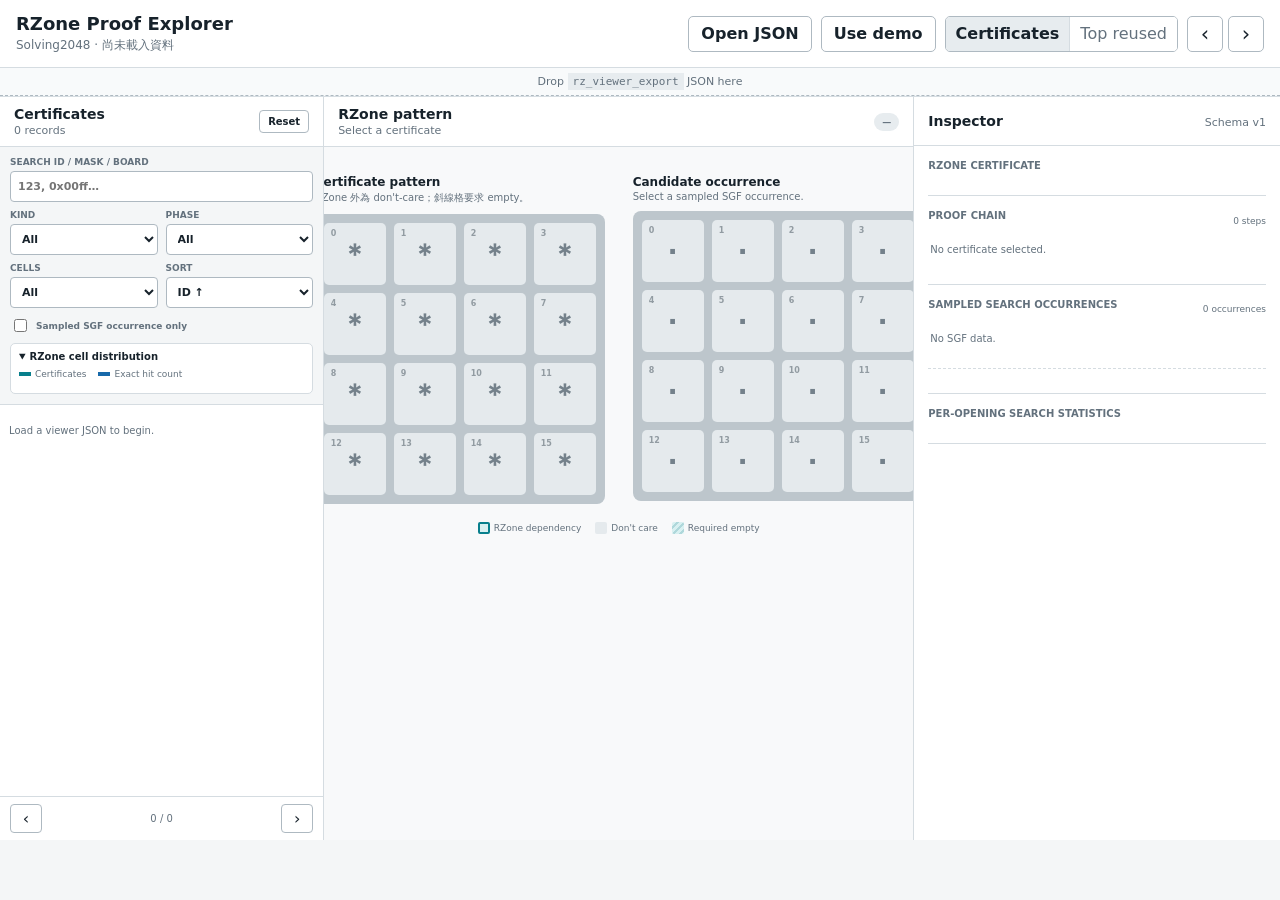
<file: solver/rz_viewer/index.html>
<!doctype html>
<html lang="zh-Hant">
<head>
  <meta charset="utf-8">
  <meta name="viewport" content="width=device-width, initial-scale=1">
  <title>Solving2048 RZone Explorer</title>
  <link rel="stylesheet" href="viewer.css">
</head>
<body>
  <header class="topbar">
    <div class="brand">
      <div class="brand-name">RZone Proof Explorer</div>
      <div class="brand-context" id="file-status">Solving2048 · 尚未載入資料</div>
    </div>
    <div class="toolbar">
      <label class="file-button" for="json-file">Open JSON</label>
      <input id="json-file" type="file" accept=".json,application/json">
      <button id="demo" type="button">Use demo</button>
      <div class="segment" id="browser-mode" aria-label="Browser mode">
        <button class="active" type="button" data-mode="certificates">Certificates</button>
        <button type="button" data-mode="reused">Top reused</button>
      </div>
      <div class="nav-buttons">
        <button id="previous-certificate" type="button" title="Previous certificate">‹</button>
        <button id="next-certificate" type="button" title="Next certificate">›</button>
      </div>
    </div>
  </header>

  <section id="drop-zone" class="drop-zone">Drop <code>rz_viewer_export</code> JSON here</section>
  <section id="summary" class="summary-band" aria-label="RZone summary"></section>

  <main class="workspace">
    <aside class="panel explorer-panel">
      <div class="panel-heading">
        <div><div class="panel-title" id="explorer-title">Certificates</div><div id="filter-summary" class="panel-meta">0 records</div></div>
        <button id="clear-filters" type="button" class="small-button">Reset</button>
      </div>
      <div class="filters">
        <label class="wide">Search ID / mask / board<input id="search" type="search" placeholder="123, 0x00ff…"></label>
        <label>Kind<select id="kind-filter"><option value="">All</option><option value="terminal">Terminal</option><option value="fixed_slide">Fixed slide</option><option value="universal_placement">Universal placement</option></select></label>
        <label>Phase<select id="phase-filter"><option value="">All</option><option value="player">Player</option><option value="environment">Environment</option></select></label>
        <label>Cells<select id="cells-filter"><option value="">All</option></select></label>
        <label>Sort<select id="sort-filter"><option value="id">ID ↑</option><option value="hits">Hits ↓</option><option value="cells">Cells ↑</option><option value="depth">Depth ↓</option></select></label>
        <label class="checkbox wide"><input id="referenced-filter" type="checkbox"> Sampled SGF occurrence only</label>
        <details class="distribution-details" open>
          <summary>RZone cell distribution</summary>
          <div class="distribution-copy"><span><i class="pattern-key"></i>Certificates</span><span><i class="hit-key"></i>Exact hit count</span></div>
          <div id="cell-distribution" class="distribution"></div>
        </details>
      </div>
      <div id="certificate-list" class="certificate-list"><div class="empty-note">Load a viewer JSON to begin.</div></div>
      <div class="pager"><button id="prev-page" type="button">‹</button><span id="page-label">0 / 0</span><button id="next-page" type="button">›</button></div>
    </aside>

    <section class="panel board-panel">
      <div class="panel-heading">
        <div><div id="selected-label" class="panel-title">RZone pattern</div><div id="board-context" class="panel-meta">Select a certificate</div></div>
        <span id="kind-badge" class="pill">—</span>
      </div>
      <div class="board-stage">
        <section class="board-card">
          <div class="board-label"><strong>Certificate pattern</strong><span>RZone 外為 don't-care；斜線格要求 empty。</span></div>
          <div id="pattern-board" class="board" aria-label="RZone masked board"></div>
        </section>
        <section class="board-card">
          <div class="board-label"><strong>Candidate occurrence</strong><span id="occurrence-label">Select a sampled SGF occurrence.</span></div>
          <div id="candidate-board" class="board" aria-label="SGF candidate board"></div>
        </section>
      </div>
      <div class="board-legend"><span><i class="zone"></i>RZone dependency</span><span><i class="outside"></i>Don't care</span><span><i class="required"></i>Required empty</span></div>
    </section>

    <aside class="panel inspector-panel">
      <div class="panel-heading"><div class="panel-title">Inspector</div><div class="panel-meta">Schema v1</div></div>
      <div class="inspector-content">
        <section class="inspect-section"><h2>RZone certificate</h2><dl id="certificate-details" class="facts"></dl></section>
        <section class="inspect-section"><div class="section-heading"><h2>Proof chain</h2><span id="chain-summary">0 steps</span></div><div id="proof-chain" class="proof-chain"><div class="empty-note">No certificate selected.</div></div></section>
        <section class="inspect-section">
          <div class="section-heading"><h2>Sampled search occurrences</h2><span id="occurrence-summary">0 occurrences</span></div>
          <div id="occurrence-list" class="occurrence-list"><div class="empty-note">No SGF data.</div></div>
          <dl id="occurrence-details" class="facts occurrence-facts"></dl>
        </section>
        <section class="inspect-section"><h2>Per-opening search statistics</h2><div id="run-statistics" class="run-statistics"></div></section>
      </div>
    </aside>
  </main>

  <template id="summary-card-template"><article class="summary-item"><span class="summary-label"></span><strong class="summary-value"></strong><small></small></article></template>
  <script src="viewer.js"></script>
</body>
</html>
</file>
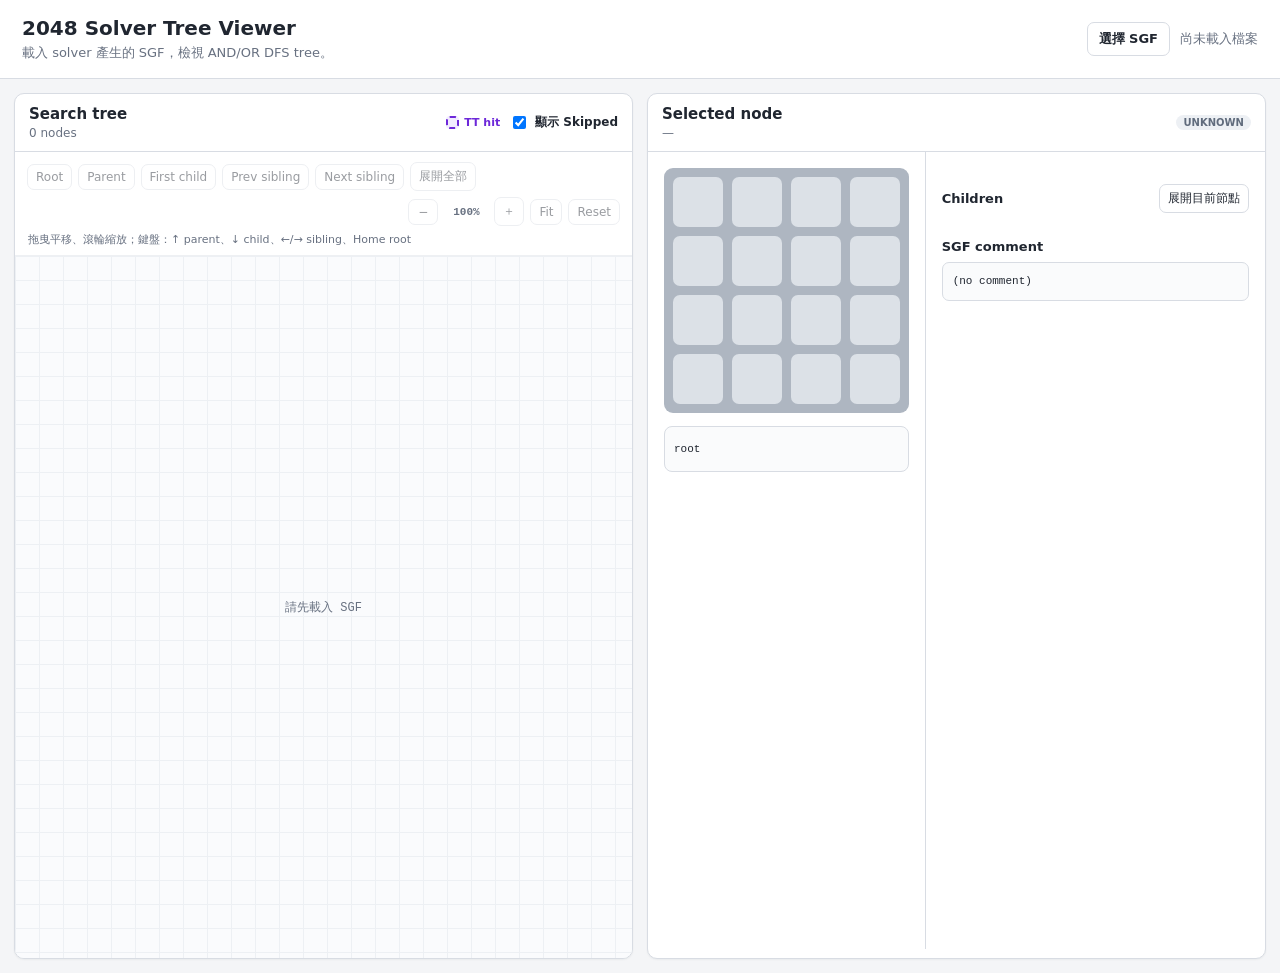
<file: solver/viewer/index.html>
<!doctype html>
<html lang="zh-Hant">
<head>
  <meta charset="utf-8">
  <meta name="viewport" content="width=device-width, initial-scale=1">
  <title>2048 Solver Tree Viewer</title>
  <link rel="stylesheet" href="viewer.css">
</head>
<body>
  <header class="topbar">
    <div>
      <h1>2048 Solver Tree Viewer</h1>
      <p>載入 solver 產生的 SGF，檢視 AND/OR DFS tree。</p>
    </div>
    <div class="file-controls">
      <label class="file-button" for="sgf-file">選擇 SGF</label>
      <input id="sgf-file" type="file" accept=".sgf,text/plain">
      <span id="file-status" class="muted">尚未載入檔案</span>
    </div>
  </header>

  <main class="layout">
    <section class="panel tree-panel" aria-label="Search tree">
      <div class="panel-header">
        <div>
          <h2>Search tree</h2>
          <span id="tree-summary" class="muted">0 nodes</span>
        </div>
        <div class="tree-header-controls">
          <span class="tt-legend"><span aria-hidden="true"></span>TT hit</span>
          <label class="toggle-control">
            <input id="show-skipped" type="checkbox" checked>
            顯示 Skipped
          </label>
        </div>
      </div>

      <div class="tree-toolbar">
        <div class="toolbar-group" aria-label="Tree navigation">
          <button id="go-root" type="button">Root</button>
          <button id="go-parent" type="button">Parent</button>
          <button id="go-child" type="button">First child</button>
          <button id="go-prev" type="button">Prev sibling</button>
          <button id="go-next" type="button">Next sibling</button>
          <button id="expand-all" type="button">展開全部</button>
        </div>
        <div class="toolbar-group graph-controls" aria-label="Graph view controls">
          <button id="zoom-out" type="button" title="Zoom out">−</button>
          <span id="zoom-label" class="zoom-label">100%</span>
          <button id="zoom-in" type="button" title="Zoom in">＋</button>
          <button id="fit-graph" type="button">Fit</button>
          <button id="reset-view" type="button">Reset</button>
        </div>
      </div>

      <p class="keyboard-help muted">拖曳平移、滾輪縮放；鍵盤：↑ parent、↓ child、←/→ sibling、Home root</p>
      <div id="tree" class="tree" aria-label="2048 DFS node-link graph">
        <div class="empty-state">請先載入 SGF</div>
      </div>
      <div id="tree-work-status" class="tree-work-status" role="status" aria-live="polite" hidden>
        <span class="work-spinner" aria-hidden="true"></span>
        <span id="tree-work-message">處理中…</span>
      </div>
    </section>

    <section class="panel inspector-panel" aria-label="Selected node">
      <div class="panel-header">
        <div>
          <h2>Selected node</h2>
          <span id="selected-label" class="muted">—</span>
        </div>
        <div class="selected-badges">
          <div id="selected-status" class="status-badge unknown">UNKNOWN</div>
          <button id="tt-reference" class="tt-reference" type="button" hidden>TT HIT</button>
        </div>
      </div>

      <div class="inspector-grid">
        <div class="board-column">
          <div id="board" class="board" aria-label="2048 board"></div>
          <div id="board-warning" class="board-warning" hidden></div>
          <nav id="path" class="path" aria-label="Action path">root</nav>
        </div>

        <div class="details-column">
          <dl id="node-metrics" class="metrics"></dl>

          <div class="section-heading">
            <h3>Children</h3>
            <button id="toggle-current" type="button">展開目前節點</button>
          </div>
          <div id="children" class="children"></div>

          <h3>SGF comment</h3>
          <pre id="comment" class="comment">(no comment)</pre>
        </div>
      </div>
    </section>
  </main>

  <script src="viewer.js"></script>
</body>
</html>
</file>
<file: solver/rz_viewer/viewer.css>
:root { color-scheme: light; --ink:#17222b; --muted:#63717d; --line:#d5dce1; --line-strong:#aeb9c1; --surface:#fff; --surface-soft:#f4f6f7; --surface-deep:#e7ecef; --zone:#087f8c; --zone-soft:#d8f0f1; --focus:#1769aa; --focus-soft:#e7f2fa; --win:#27734b; --win-soft:#ddf1e5; font-family:Inter,ui-sans-serif,system-ui,-apple-system,BlinkMacSystemFont,"Segoe UI",sans-serif; }
* { box-sizing:border-box; }
body { margin:0; min-width:320px; min-height:100vh; color:var(--ink); background:var(--surface-soft); }
button,input,select { font:inherit; }
button,input,select,.file-button { border:1px solid var(--line-strong); color:inherit; background:var(--surface); }
button,.file-button { cursor:pointer; }
button:hover,.file-button:hover { border-color:#7f8d97; background:#f9fafb; }
button:disabled { cursor:not-allowed; opacity:.42; }
button:focus-visible,input:focus-visible,select:focus-visible,.file-button:focus-visible { outline:3px solid rgb(23 105 170 / 24%); outline-offset:1px; }
code { padding:2px 5px; background:var(--surface-deep); }
.topbar { position:sticky; top:0; z-index:30; display:flex; align-items:center; gap:20px; min-height:68px; padding:10px 16px; border-bottom:1px solid var(--line); background:rgb(255 255 255 / 97%); }
.brand { min-width:245px; }.brand-name { font-size:18px; font-weight:780; }.brand-context { max-width:460px; margin-top:3px; overflow:hidden; color:var(--muted); font-size:12px; text-overflow:ellipsis; white-space:nowrap; }
.toolbar { display:flex; flex:1; align-items:center; justify-content:flex-end; gap:9px; min-width:0; flex-wrap:wrap; }.toolbar>button,.file-button { min-height:36px; padding:7px 12px; border-radius:5px; font-weight:680; }#json-file { display:none; }
.segment { display:inline-grid; grid-auto-flow:column; overflow:hidden; border:1px solid var(--line-strong); border-radius:5px; background:var(--surface); }.segment button { min-height:34px; padding:6px 10px; border:0; border-right:1px solid var(--line); color:var(--muted); }.segment button:last-child { border-right:0; }.segment button.active { color:var(--ink); background:var(--surface-deep); font-weight:750; }
.nav-buttons { display:inline-flex; gap:5px; }.nav-buttons button { width:36px; height:36px; padding:0; border-radius:5px; font-size:21px; }
.drop-zone { padding:7px 14px; border-bottom:1px dashed var(--line-strong); color:var(--muted); background:#f8fafb; font-size:11px; text-align:center; }.drop-zone.dragging { color:var(--focus); background:var(--focus-soft); }
.summary-band { display:grid; grid-template-columns:repeat(6,minmax(120px,1fr)); border-bottom:1px solid var(--line); background:var(--surface); }.summary-item { min-width:0; padding:9px 14px; border-right:1px solid var(--line); }.summary-item:last-child { border-right:0; }.summary-label,.summary-item small { display:block; overflow:hidden; color:var(--muted); font-size:10px; text-overflow:ellipsis; text-transform:uppercase; white-space:nowrap; }.summary-value { display:block; margin:3px 0 1px; overflow:hidden; font-size:15px; text-overflow:ellipsis; white-space:nowrap; }.summary-item small { text-transform:none; }
.workspace { display:grid; grid-template-columns:minmax(300px,.78fr) minmax(550px,1.42fr) minmax(340px,.88fr); height:calc(100vh - 157px); min-height:620px; }.panel { min-width:0; overflow:hidden; border-right:1px solid var(--line); background:var(--surface); }.panel:last-child { border-right:0; }.explorer-panel,.inspector-panel { display:flex; flex-direction:column; }
.panel-heading { display:flex; flex:0 0 auto; align-items:center; justify-content:space-between; min-height:49px; padding:9px 14px; border-bottom:1px solid var(--line); background:rgb(255 255 255 / 97%); }.panel-title { font-size:14px; font-weight:780; }.panel-meta { margin-top:2px; color:var(--muted); font-size:11px; }.small-button { padding:5px 8px; border-radius:4px; font-size:10px; font-weight:700; }
.pill { padding:4px 8px; border-radius:999px; color:var(--muted); background:var(--surface-deep); font-size:9px; font-weight:850; text-transform:uppercase; }.pill.terminal { color:var(--win); background:var(--win-soft); }.pill.fixed_slide { color:#65479a; background:#eee7fa; }.pill.universal_placement { color:#98445f; background:#f8e3eb; }
.filters { display:grid; flex:0 0 auto; grid-template-columns:repeat(2,minmax(0,1fr)); gap:8px; padding:10px; border-bottom:1px solid var(--line); background:var(--surface-soft); }.filters label { display:grid; gap:4px; min-width:0; color:var(--muted); font-size:9px; font-weight:700; text-transform:uppercase; }.filters .wide { grid-column:1/-1; }.filters input,.filters select { width:100%; min-width:0; height:31px; padding:5px 7px; border-radius:4px; color:var(--ink); font-size:11px; text-transform:none; }.filters .checkbox { display:flex; align-items:center; gap:6px; text-transform:none; }.filters .checkbox input { width:auto; height:auto; }
.distribution-details { grid-column:1/-1; border:1px solid var(--line); border-radius:5px; background:var(--surface); }.distribution-details summary { padding:7px 8px; font-size:10px; font-weight:780; cursor:pointer; }.distribution-copy { display:flex; gap:12px; padding:0 8px 6px; color:var(--muted); font-size:9px; }.distribution-copy span { display:inline-flex; align-items:center; gap:4px; }.distribution-copy i { width:12px; height:4px; }.pattern-key { background:var(--zone); }.hit-key { background:var(--focus); }.distribution { display:grid; gap:5px; max-height:210px; padding:0 8px 8px; overflow:auto; }.distribution-row { display:grid; grid-template-columns:18px minmax(50px,1fr) 98px; align-items:center; gap:6px; font-size:9px; font-variant-numeric:tabular-nums; }.distribution-bars { display:grid; gap:2px; }.bar-track { height:4px; overflow:hidden; background:var(--surface-deep); }.bar { display:block; height:100%; }.bar.patterns { background:var(--zone); }.bar.hits { background:var(--focus); }.distribution-values { color:var(--muted); text-align:right; white-space:nowrap; }
.certificate-list { flex:1 1 auto; min-height:160px; overflow:auto; padding:7px; }.certificate-row { display:grid; grid-template-columns:58px minmax(0,1fr) auto; gap:7px; align-items:center; width:100%; padding:7px 8px; border:1px solid transparent; border-radius:4px; text-align:left; }.certificate-row:hover { border-color:var(--line); background:var(--surface-soft); }.certificate-row.selected { border-color:var(--focus); background:var(--focus-soft); }.certificate-row .id { font-size:11px; font-weight:800; font-variant-numeric:tabular-nums; }.certificate-row .description { min-width:0; }.certificate-row strong,.certificate-row small { display:block; overflow:hidden; text-overflow:ellipsis; white-space:nowrap; }.certificate-row strong { font-size:10px; }.certificate-row small { margin-top:2px; color:var(--muted); font-family:ui-monospace,monospace; font-size:9px; }.row-stat { min-width:54px; padding:3px 6px; border-radius:999px; color:var(--muted); background:var(--surface-deep); font-size:9px; font-weight:800; text-align:center; }.row-stat.reused { color:var(--focus); background:var(--focus-soft); }
.pager { display:grid; flex:0 0 auto; grid-template-columns:32px 1fr 32px; align-items:center; gap:7px; padding:7px 10px; border-top:1px solid var(--line); }.pager button { width:32px; height:29px; padding:0; border-radius:4px; }.pager span { color:var(--muted); font-size:10px; text-align:center; }
.board-panel { overflow:auto; background:#f8f9fa; }.board-panel .panel-heading { position:sticky; top:0; z-index:5; }.board-stage { display:grid; grid-template-columns:repeat(2,minmax(290px,430px)); justify-content:center; gap:28px; padding:28px 22px 14px; }.board-card { min-width:0; }.board-label { margin-bottom:9px; }.board-label strong,.board-label span { display:block; }.board-label strong { font-size:12px; }.board-label span { margin-top:2px; color:var(--muted); font-size:10px; }.board { display:grid; grid-template-columns:repeat(4,1fr); gap:8px; width:100%; aspect-ratio:1; padding:9px; border-radius:8px; background:#bdc6cc; }.board-cell { position:relative; display:grid; place-items:center; min-width:0; border:3px solid transparent; border-radius:5px; color:#74818b; background:#e5eaed; font-size:clamp(16px,2.1vw,30px); font-weight:850; }.board-cell.zone { border-color:var(--zone); color:#11626a; background:var(--zone-soft); }.board-cell.zone.required-empty { background:repeating-linear-gradient(135deg,#d8f0f1 0,#d8f0f1 8px,#b9dfe1 8px,#b9dfe1 12px); }.board-cell .position { position:absolute; top:3px; left:4px; color:rgb(55 70 80 / 48%); font-size:8px; }.board-legend { display:flex; justify-content:center; flex-wrap:wrap; gap:14px; padding:4px 18px 28px; color:var(--muted); font-size:9px; }.board-legend span { display:inline-flex; align-items:center; gap:4px; }.board-legend i { width:12px; height:12px; border-radius:2px; background:#e5eaed; }.board-legend .zone { border:2px solid var(--zone); background:var(--zone-soft); }.board-legend .required { background:repeating-linear-gradient(135deg,#d8f0f1 0,#d8f0f1 3px,#afd8db 3px,#afd8db 5px); }
.inspector-content { flex:1 1 auto; padding:0 14px 30px; overflow:auto; }.inspect-section { padding:14px 0; border-bottom:1px solid var(--line); }.inspect-section h2 { margin:0 0 10px; color:var(--muted); font-size:10px; text-transform:uppercase; }.section-heading { display:flex; align-items:center; justify-content:space-between; gap:8px; }.section-heading span { color:var(--muted); font-size:9px; }.facts { display:grid; grid-template-columns:minmax(104px,.85fr) minmax(0,1.15fr); gap:7px 10px; margin:0; }.detail { display:contents; }.detail dt { color:var(--muted); font-size:10px; }.detail dd { margin:0; overflow:hidden; font-family:ui-monospace,monospace; font-size:10px; font-weight:650; text-overflow:ellipsis; white-space:nowrap; }
.proof-chain,.occurrence-list { display:grid; gap:6px; max-height:280px; overflow:auto; }.chain-row,.occurrence-row { display:grid; width:100%; align-items:center; padding:7px 8px; border:1px solid var(--line); border-radius:4px; background:var(--surface-soft); text-align:left; }.chain-row { grid-template-columns:22px minmax(0,1fr) auto; gap:7px; }.chain-row.selected,.occurrence-row.selected { border-color:var(--focus); background:var(--focus-soft); }.chain-index { color:var(--muted); font-size:10px; }.chain-main strong,.chain-main small,.occurrence-row strong,.occurrence-row small { display:block; }.chain-main strong,.occurrence-row strong { font-size:10px; }.chain-main small,.occurrence-row small { margin-top:2px; color:var(--muted); font-size:9px; }.chain-action { color:var(--zone); font-family:ui-monospace,monospace; font-size:9px; }.occurrence-row { grid-template-columns:48px minmax(0,1fr) auto; gap:7px; }.occurrence-type { padding:3px 5px; border-radius:999px; color:var(--muted); background:var(--surface-deep); font-size:8px; font-weight:850; }.occurrence-type.hit { color:var(--focus); background:var(--focus-soft); }.occurrence-facts { margin-top:10px; padding-top:10px; border-top:1px dashed var(--line); }.empty-note { padding:12px 2px; color:var(--muted); font-size:10px; line-height:1.45; }
.run-statistics { display:grid; gap:8px; }.run-card { padding:8px; border:1px solid var(--line); border-radius:4px; background:var(--surface-soft); }.run-title { display:flex; justify-content:space-between; gap:8px; }.run-title strong { font-size:10px; }.run-title span { max-width:140px; overflow:hidden; color:var(--muted); font-size:8px; text-overflow:ellipsis; white-space:nowrap; }.run-metrics { display:grid; grid-template-columns:repeat(2,minmax(0,1fr)); gap:5px; margin-top:7px; }.run-metric { min-width:0; padding:5px; background:var(--surface); }.run-metric small,.run-metric strong { display:block; overflow:hidden; text-overflow:ellipsis; white-space:nowrap; }.run-metric small { color:var(--muted); font-size:7px; }.run-metric strong { margin-top:2px; font-size:9px; }
@media(max-width:1180px){.summary-band{grid-template-columns:repeat(3,1fr)}.summary-item:nth-child(-n+3){border-bottom:1px solid var(--line)}.workspace{grid-template-columns:minmax(280px,.72fr) minmax(480px,1.28fr);height:auto}.inspector-panel{grid-column:1/-1;min-height:500px;border-top:1px solid var(--line)}.inspector-content{display:grid;grid-template-columns:repeat(2,minmax(0,1fr));gap:0 22px}.board-stage{grid-template-columns:minmax(300px,470px)}}
@media(max-width:760px){.topbar{align-items:flex-start;flex-direction:column}.toolbar{justify-content:flex-start}.summary-band,.workspace{grid-template-columns:1fr}.summary-item{border-bottom:1px solid var(--line)}.workspace{height:auto}.explorer-panel{min-height:780px}.board-stage{grid-template-columns:1fr}.inspector-content{display:block}}
</file>
<file: solver/viewer/viewer.css>
:root {
  color-scheme: light;
  --bg: #f4f5f7;
  --panel: #ffffff;
  --line: #d8dce3;
  --text: #202630;
  --muted: #687181;
  --accent: #176d7b;
  --accent-soft: #e4f2f4;
  --win: #167149;
  --win-bg: #def5e8;
  --loss: #b63d2e;
  --loss-bg: #fde5e1;
  --unknown: #606b7c;
  --unknown-bg: #edf0f4;
  --skipped: #775b9d;
  --skipped-bg: #eee7f7;
  --tt: #6d28d9;
  --tt-bg: #f2ecff;
  --player: #12689a;
  --environment: #a05b08;
  --board: #aeb6c1;
  --empty: #dce1e7;
}

* {
  box-sizing: border-box;
}

body {
  margin: 0;
  min-height: 100vh;
  background: var(--bg);
  color: var(--text);
  font-family: Inter, ui-sans-serif, system-ui, -apple-system, BlinkMacSystemFont, "Segoe UI", sans-serif;
}

button,
input {
  font: inherit;
}

button,
.file-button {
  border: 1px solid var(--line);
  border-radius: 7px;
  background: #fff;
  color: var(--text);
  cursor: pointer;
}

button:hover,
.file-button:hover {
  border-color: #8fb3ba;
  background: #f0f8f9;
}

button:focus-visible,
.file-button:focus-visible,
input:focus-visible {
  outline: 3px solid rgb(23 109 123 / 25%);
  outline-offset: 1px;
}

button:disabled {
  cursor: default;
  opacity: 0.45;
}

.topbar {
  display: flex;
  align-items: center;
  justify-content: space-between;
  gap: 24px;
  padding: 16px 22px;
  border-bottom: 1px solid var(--line);
  background: var(--panel);
}

h1,
h2,
h3,
p {
  margin: 0;
}

h1 {
  font-size: 20px;
}

h2 {
  font-size: 15px;
}

h3 {
  margin: 18px 0 8px;
  font-size: 13px;
}

.topbar p {
  margin-top: 4px;
  color: var(--muted);
  font-size: 13px;
}

.file-controls {
  display: flex;
  align-items: center;
  justify-content: flex-end;
  flex-wrap: wrap;
  gap: 10px;
  min-width: 0;
  font-size: 13px;
}

.file-button {
  padding: 7px 11px;
  font-weight: 700;
}

#sgf-file {
  position: absolute;
  width: 1px;
  height: 1px;
  overflow: hidden;
  clip-path: inset(50%);
}

.layout {
  display: grid;
  grid-template-columns: repeat(2, minmax(0, 1fr));
  gap: 14px;
  width: min(1700px, 100%);
  margin: 0 auto;
  padding: 14px;
}

.panel {
  min-width: 0;
  overflow: hidden;
  border: 1px solid var(--line);
  border-radius: 10px;
  background: var(--panel);
  box-shadow: 0 1px 2px rgb(24 32 45 / 5%);
}

.tree-panel {
  position: relative;
}

.panel-header {
  display: flex;
  align-items: center;
  justify-content: space-between;
  gap: 12px;
  min-height: 58px;
  padding: 11px 14px;
  border-bottom: 1px solid var(--line);
}

.panel-header .muted {
  display: block;
  margin-top: 3px;
  font-size: 12px;
}

.muted {
  color: var(--muted);
}

.toggle-control {
  display: flex;
  align-items: center;
  gap: 6px;
  font-size: 12px;
  font-weight: 700;
  white-space: nowrap;
}

.tree-header-controls,
.selected-badges {
  display: flex;
  align-items: center;
  justify-content: flex-end;
  flex-wrap: wrap;
  gap: 9px;
}

.tt-legend {
  display: inline-flex;
  align-items: center;
  gap: 5px;
  color: var(--tt);
  font-size: 11px;
  font-weight: 800;
  white-space: nowrap;
}

.tt-legend > span {
  width: 13px;
  height: 13px;
  border: 2px dashed var(--tt);
  border-radius: 4px;
  background: var(--tt-bg);
}

.tt-reference {
  padding: 3px 8px;
  border-color: var(--tt);
  background: var(--tt-bg);
  color: var(--tt);
  font-size: 10px;
  font-weight: 850;
  white-space: nowrap;
}

.tt-reference:hover {
  border-color: var(--tt);
  background: #e8ddff;
}

.tt-reference.unresolved {
  border-style: dashed;
  cursor: help;
}

.tree-toolbar {
  display: flex;
  align-items: center;
  justify-content: space-between;
  flex-wrap: wrap;
  gap: 6px;
  padding: 10px 12px 6px;
}

.toolbar-group {
  display: flex;
  align-items: center;
  flex-wrap: wrap;
  gap: 6px;
}

.graph-controls {
  margin-left: auto;
}

.tree-toolbar button,
#toggle-current {
  padding: 5px 8px;
  font-size: 12px;
}

.graph-controls button {
  min-width: 30px;
}

.zoom-label {
  min-width: 44px;
  color: var(--muted);
  font-family: ui-monospace, SFMono-Regular, Consolas, "Liberation Mono", monospace;
  font-size: 11px;
  font-weight: 750;
  text-align: center;
}

.keyboard-help {
  padding: 0 13px 8px;
  font-size: 11px;
}

.tree {
  position: relative;
  height: calc(100vh - 197px);
  min-height: 420px;
  overflow: hidden;
  padding: 0;
  border-top: 1px solid #eef0f3;
  background-color: #fafbfd;
  background-image:
    linear-gradient(#edf0f4 1px, transparent 1px),
    linear-gradient(90deg, #edf0f4 1px, transparent 1px);
  background-size: 24px 24px;
  font-family: ui-monospace, SFMono-Regular, Consolas, "Liberation Mono", monospace;
  font-size: 12px;
  touch-action: none;
  user-select: none;
}

.tree.busy {
  cursor: wait;
  pointer-events: none;
}

.tree-work-status {
  position: absolute;
  right: 16px;
  bottom: 16px;
  z-index: 5;
  display: flex;
  align-items: center;
  gap: 9px;
  max-width: calc(100% - 32px);
  padding: 9px 12px;
  border: 1px solid #8fb3ba;
  border-radius: 8px;
  background: rgb(255 255 255 / 94%);
  box-shadow: 0 3px 12px rgb(24 32 45 / 16%);
  color: var(--accent);
  font-size: 12px;
  font-weight: 800;
}

.tree-work-status[hidden] {
  display: none;
}

.work-spinner {
  width: 15px;
  height: 15px;
  flex: 0 0 auto;
  border: 2px solid #bfd9de;
  border-top-color: var(--accent);
  border-radius: 50%;
  animation: work-spin 0.8s linear infinite;
}

@keyframes work-spin {
  to { transform: rotate(360deg); }
}

.graph-svg {
  display: block;
  width: 100%;
  height: 100%;
  cursor: grab;
}

.graph-svg.panning {
  cursor: grabbing;
}

.graph-layer {
  transform-origin: 0 0;
}

.graph-edge {
  fill: none;
  stroke: #aeb8c5;
  stroke-linecap: round;
  stroke-width: 1.7px;
  vector-effect: non-scaling-stroke;
}

.graph-edge.active {
  stroke: var(--accent);
  stroke-width: 2.8px;
}

.graph-node {
  cursor: pointer;
}

.graph-node .node-body {
  fill: #fff;
  stroke: #7d8796;
  stroke-width: 1.8px;
  vector-effect: non-scaling-stroke;
}

.graph-node.win .node-body {
  fill: var(--win-bg);
  stroke: var(--win);
}

.graph-node.loss .node-body {
  fill: var(--loss-bg);
  stroke: var(--loss);
}

.graph-node.unknown .node-body {
  fill: var(--unknown-bg);
  stroke: var(--unknown);
}

.graph-node.skipped .node-body {
  fill: var(--skipped-bg);
  stroke: var(--skipped);
  stroke-dasharray: 5 3;
}

.graph-node.selected .node-body {
  stroke: var(--accent);
  stroke-width: 3.5px;
  filter: drop-shadow(0 2px 3px rgb(23 109 123 / 28%));
}

.graph-node .tt-ring {
  fill: none;
  stroke: var(--tt);
  stroke-dasharray: 4 3;
  stroke-width: 2px;
  pointer-events: none;
  vector-effect: non-scaling-stroke;
}

.graph-node.tt-hit .node-meta {
  fill: var(--tt);
  font-weight: 900;
}

.graph-node:focus-visible {
  outline: none;
}

.graph-node:focus-visible .node-body {
  stroke: var(--accent);
  stroke-width: 3px;
}

.graph-node .node-title {
  fill: var(--text);
  font-family: ui-monospace, SFMono-Regular, Consolas, "Liberation Mono", monospace;
  font-size: 11px;
  font-weight: 800;
  pointer-events: none;
}

.graph-node .node-order {
  fill: #445064;
  font-family: ui-monospace, SFMono-Regular, Consolas, "Liberation Mono", monospace;
  font-size: 9px;
  font-weight: 900;
  pointer-events: none;
}

.graph-node.skipped .node-order {
  fill: var(--skipped);
  letter-spacing: 0.04em;
}

.graph-node .node-meta {
  fill: var(--muted);
  font-family: ui-sans-serif, system-ui, sans-serif;
  font-size: 9px;
  font-weight: 750;
  letter-spacing: 0.03em;
  pointer-events: none;
}

.graph-toggle {
  cursor: pointer;
}

.graph-toggle circle {
  fill: #fff;
  stroke: #778291;
  stroke-width: 1.4px;
  vector-effect: non-scaling-stroke;
}

.graph-toggle:hover circle {
  fill: var(--accent-soft);
  stroke: var(--accent);
}

.graph-toggle text {
  fill: #505966;
  font-family: ui-sans-serif, system-ui, sans-serif;
  font-size: 12px;
  font-weight: 900;
  pointer-events: none;
}

.phase-badge,
.status-badge {
  display: inline-flex;
  align-items: center;
  justify-content: center;
  border-radius: 999px;
  padding: 2px 7px;
  font-family: ui-sans-serif, system-ui, sans-serif;
  font-size: 10px;
  font-weight: 800;
  white-space: nowrap;
}

.phase-badge.player {
  background: #e0f0fa;
  color: var(--player);
}

.phase-badge.environment {
  background: #fff0db;
  color: var(--environment);
}

.status-badge.win {
  background: var(--win-bg);
  color: var(--win);
}

.status-badge.loss {
  background: var(--loss-bg);
  color: var(--loss);
}

.status-badge.unknown {
  background: var(--unknown-bg);
  color: var(--unknown);
}

.status-badge.skipped {
  background: var(--skipped-bg);
  color: var(--skipped);
}

.empty-state {
  display: grid;
  place-items: center;
  height: 100%;
  min-height: 260px;
  color: var(--muted);
}

.inspector-grid {
  display: grid;
  grid-template-columns: minmax(220px, 0.9fr) minmax(260px, 1.1fr);
  min-height: calc(100vh - 103px);
}

.board-column,
.details-column {
  min-width: 0;
  padding: 16px;
}

.board-column {
  border-right: 1px solid var(--line);
}

.board {
  display: grid;
  grid-template-columns: repeat(4, minmax(0, 1fr));
  gap: 9px;
  width: 100%;
  aspect-ratio: 1;
  padding: 9px;
  border-radius: 9px;
  background: var(--board);
}

.tile {
  display: grid;
  place-items: center;
  min-width: 0;
  border-radius: 7px;
  background: var(--empty);
  color: #313844;
  font-size: clamp(18px, 2.1vw, 30px);
  font-weight: 850;
}

.tile-2 { background: #eee8de; }
.tile-4 { background: #ece0c9; }
.tile-8 { background: #f3b56d; color: #fff; }
.tile-16 { background: #ef9460; color: #fff; }
.tile-32 { background: #eb735a; color: #fff; }
.tile-64 { background: #df5440; color: #fff; }
.tile-high { background: #d8b64d; color: #fff; }

.board-warning {
  margin-top: 9px;
  padding: 8px 10px;
  border: 1px solid #e8b9ae;
  border-radius: 7px;
  background: #fff0ed;
  color: #923c2f;
  font-size: 12px;
}

.path {
  display: flex;
  flex-wrap: wrap;
  align-items: center;
  gap: 4px;
  margin-top: 13px;
  padding: 9px;
  min-height: 46px;
  border: 1px solid var(--line);
  border-radius: 8px;
  background: #fafbfc;
  font-family: ui-monospace, SFMono-Regular, Consolas, "Liberation Mono", monospace;
  font-size: 11px;
}

.path button {
  padding: 3px 5px;
  border: 0;
  background: transparent;
  color: var(--accent);
}

.path-separator {
  color: #99a1ad;
}

.details-column {
  overflow: auto;
}

.metrics {
  display: grid;
  grid-template-columns: repeat(3, minmax(0, 1fr));
  gap: 8px;
  margin: 0;
}

.metric {
  min-width: 0;
  padding: 8px 9px;
  border: 1px solid var(--line);
  border-radius: 7px;
  background: #fbfcfd;
}

.metric dt {
  margin-bottom: 3px;
  color: var(--muted);
  font-size: 10px;
  font-weight: 800;
  letter-spacing: 0.04em;
  text-transform: uppercase;
}

.metric dd {
  margin: 0;
  overflow: hidden;
  font-family: ui-monospace, SFMono-Regular, Consolas, "Liberation Mono", monospace;
  font-size: 13px;
  font-weight: 750;
  text-overflow: ellipsis;
  white-space: nowrap;
}

.section-heading {
  display: flex;
  align-items: center;
  justify-content: space-between;
  gap: 10px;
  margin-top: 16px;
}

.section-heading h3 {
  margin: 0;
}

.children {
  display: grid;
  gap: 6px;
  margin-top: 8px;
}

.child-row {
  display: grid;
  grid-template-columns: minmax(110px, 1fr) auto auto auto;
  align-items: center;
  gap: 7px;
  width: 100%;
  padding: 7px 8px;
  text-align: left;
}

.child-row.tt-hit {
  border-color: var(--tt);
  background: var(--tt-bg);
  box-shadow: inset 3px 0 0 var(--tt);
}

.child-row.tt-hit:hover {
  border-color: var(--tt);
  background: #ece3ff;
}

.child-action {
  min-width: 0;
  overflow: hidden;
  font-family: ui-monospace, SFMono-Regular, Consolas, "Liberation Mono", monospace;
  text-overflow: ellipsis;
  white-space: nowrap;
}

.child-value {
  color: var(--muted);
  font-family: ui-monospace, SFMono-Regular, Consolas, "Liberation Mono", monospace;
  font-size: 11px;
}

.comment {
  max-height: 280px;
  margin: 0;
  overflow: auto;
  padding: 10px;
  border: 1px solid var(--line);
  border-radius: 7px;
  background: #fafbfc;
  font-family: ui-monospace, SFMono-Regular, Consolas, "Liberation Mono", monospace;
  font-size: 11px;
  line-height: 1.5;
  white-space: pre-wrap;
}

@media (max-width: 1080px) {
  .layout {
    grid-template-columns: 1fr;
  }

  .tree {
    height: 480px;
  }

  .inspector-grid {
    min-height: auto;
  }
}

@media (max-width: 720px) {
  .topbar {
    align-items: flex-start;
    flex-direction: column;
  }

  .file-controls {
    justify-content: flex-start;
  }

  .layout {
    padding: 8px;
  }

  .inspector-grid {
    grid-template-columns: 1fr;
  }

  .board-column {
    border-right: 0;
    border-bottom: 1px solid var(--line);
  }

  .metrics {
    grid-template-columns: repeat(2, minmax(0, 1fr));
  }
}
</file>
